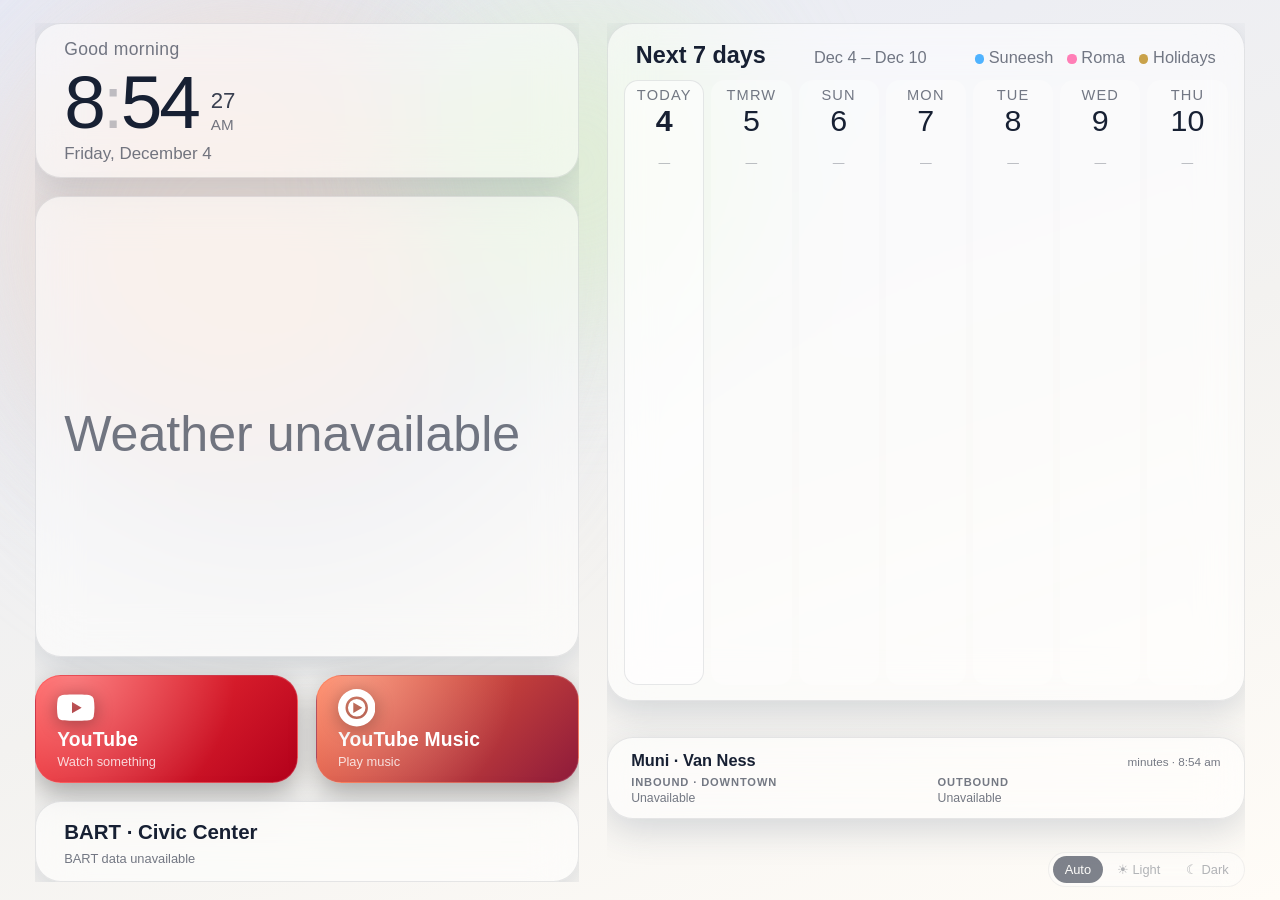
<file: index.html>
<!doctype html>
<html lang="en">
<head>
<meta charset="utf-8">
<meta name="viewport" content="width=device-width,initial-scale=1,viewport-fit=cover">
<meta name="apple-mobile-web-app-capable" content="yes">
<meta name="apple-mobile-web-app-status-bar-style" content="black-translucent">
<title>Home</title>
<style>
:root{--u:min(1vw,1.3vh);--fg:#f2f4f8;--muted:rgba(242,244,248,.62);--glass:rgba(255,255,255,.08);--line:rgba(255,255,255,.14);--chip:rgba(255,255,255,.16);--chipline:rgba(255,255,255,.7);--col:rgba(255,255,255,.04);--coltoday:rgba(255,255,255,.12);--shadow:rgba(0,0,0,.28)}
body.light{--fg:#172033;--muted:rgba(23,32,51,.6);--glass:rgba(255,255,255,.55);--line:rgba(23,32,51,.1);--chip:rgba(23,32,51,.08);--chipline:rgba(23,32,51,.55);--col:rgba(255,255,255,.28);--coltoday:rgba(255,255,255,.6);--shadow:rgba(40,60,90,.18)}
body{transition:color .6s}
*{box-sizing:border-box}
html,body{margin:0;height:100%;overflow:hidden;background:#0a0f1e;color:var(--fg);font-family:-apple-system,"SF Pro Display",Helvetica,Arial,sans-serif;-webkit-user-select:none;user-select:none;-webkit-touch-callout:none}
/* sky */
#sky{position:fixed;inset:0;background:linear-gradient(160deg,var(--c1) 0%,var(--c2) 55%,var(--c3) 100%);transition:background 8s linear;z-index:0}
.orb{position:fixed;border-radius:50%;filter:blur(70px);opacity:.55;transition:opacity .8s;mix-blend-mode:screen;z-index:0;will-change:transform}
#o1{width:calc(48*var(--u));height:calc(48*var(--u));left:-calc(12*var(--u));top:-calc(10*var(--u));background:var(--o1);animation:drift1 38s ease-in-out infinite alternate}
#o2{width:calc(40*var(--u));height:calc(40*var(--u));right:-calc(10*var(--u));bottom:-calc(14*var(--u));background:var(--o2);animation:drift2 46s ease-in-out infinite alternate}
#o3{width:calc(28*var(--u));height:calc(28*var(--u));left:calc(35*var(--u));bottom:-calc(8*var(--u));background:var(--o3);animation:drift3 54s ease-in-out infinite alternate}
@keyframes drift1{to{transform:translate(calc(18*var(--u)),14vh) scale(1.15)}}
@keyframes drift2{to{transform:translate(-calc(16*var(--u)),-18vh) scale(1.1)}}
@keyframes drift3{to{transform:translate(calc(12*var(--u)),-22vh) scale(.9)}}
#stars{position:fixed;inset:0;z-index:0;opacity:0;transition:opacity 6s}
body.light #stars{display:none}
#stars i{position:absolute;width:2px;height:2px;border-radius:50%;background:#fff;animation:twinkle var(--d) ease-in-out infinite alternate}
@keyframes twinkle{from{opacity:.15;transform:scale(.8)}to{opacity:.95;transform:scale(1.2)}}
/* layout */
#app{position:relative;z-index:1;height:100%;height:-webkit-fill-available;display:grid;grid-template-columns:minmax(0,46fr) minmax(0,54fr);grid-template-rows:minmax(0,1fr);gap:calc(2.4*var(--u));padding:2.6vh calc(3*var(--u));padding-top:calc(2.6vh + env(safe-area-inset-top));padding-bottom:calc(2vh + env(safe-area-inset-bottom));padding-left:calc(calc(3*var(--u)) + env(safe-area-inset-left));padding-right:calc(calc(3*var(--u)) + env(safe-area-inset-right));overflow:hidden}
body{height:-webkit-fill-available}
/* Home Screen web app: iPadOS draws its status bar over the page and reports 0 inset in landscape */
body.standalone #app{padding-top:calc(2.6vh + max(env(safe-area-inset-top), 28px))}
@media (orientation:portrait){body.standalone #app{padding-top:calc(2vh + max(env(safe-area-inset-top), 28px))}}
.col{display:flex;flex-direction:column;gap:2vh;min-height:0;overflow:hidden}
#clock,#tiles{flex:0 0 auto}
#app>.col:last-child{padding-bottom:calc(5.4*var(--u))}
.card{background:var(--glass);border:1px solid var(--line);border-radius:calc(2.2*var(--u));-webkit-backdrop-filter:blur(22px) saturate(140%);backdrop-filter:blur(22px) saturate(140%);box-shadow:0 1.2vh 4vh var(--shadow);transition:background .6s,border-color .6s,box-shadow .6s;animation:rise .9s cubic-bezier(.2,.8,.2,1) both}
.card:nth-child(2){animation-delay:.12s}.card:nth-child(3){animation-delay:.24s}
@keyframes rise{from{opacity:0;transform:translateY(3vh)}to{opacity:1;transform:none}}
/* clock */
#clock{padding:1.6vh calc(2.4*var(--u)) 1.5vh}
.greet{font-size:calc(1.5*var(--u));color:var(--muted);letter-spacing:.02em}
.time{font-size:calc(6.4*var(--u));font-weight:200;letter-spacing:-.04em;line-height:1;margin:.6vh 0 0;font-variant-numeric:tabular-nums;display:flex;align-items:flex-end}
.time .side{display:flex;flex-direction:column;justify-content:flex-end;margin-left:calc(1.1*var(--u));padding-bottom:calc(.7*var(--u));letter-spacing:0;font-weight:400}
.time .ss{font-size:calc(1.9*var(--u));color:var(--fg);opacity:.85;line-height:1}
.time .ampm{font-size:calc(1.3*var(--u));color:var(--muted);margin-top:.5vh;line-height:1}
.time .colon{transition:opacity .35s}
.date{font-size:calc(1.45*var(--u));color:var(--muted);margin-top:.4vh}
/* weather */
#wx{padding:2vh calc(2.4*var(--u));flex:1 1 0;min-height:0;overflow:hidden;display:flex;flex-direction:column;justify-content:center}
#wx.tight{justify-content:flex-start}
.wxin{--wxs:1;font-size:calc(1.72vh * var(--wxs));display:flex;flex-direction:column}
.wx-now{display:flex;align-items:center;gap:2em}.wx-now>div:last-child{min-width:0}
.wx-icon{font-size:7em;line-height:1;filter:drop-shadow(0 .6vh 1.6vh rgba(0,0,0,.35));animation:bob 5s ease-in-out infinite}
@keyframes bob{50%{transform:translateY(-.8vh) rotate(-3deg)}}
.wx-temp{font-size:7.5em;font-weight:200;letter-spacing:-.04em;line-height:1}
.wx-desc{font-size:2em;margin-top:.3em}.wx-meta{font-size:1.6em;color:var(--muted);margin-top:.2em}
.wx-days{display:flex;justify-content:space-between;margin-top:1.6em;padding-top:1.3em;border-top:1px solid var(--line)}
.day{text-align:center;font-size:1.65em;color:var(--muted)}.day .i{font-size:1.9em;margin:.2em 0}.day .hi{color:var(--fg);font-weight:600}.day .lo{margin-left:.3em}
/* bart */
#bart{padding:1.9vh calc(2.4*var(--u)) 1.7vh;flex:0 0 auto}
#bart .bh{display:flex;justify-content:space-between;align-items:baseline;margin-bottom:.8vh}
#bart .bh b{font-size:calc(1.75*var(--u));font-weight:600}#bart .bh span{font-size:calc(1.2*var(--u));color:var(--muted)}
#bart .dirs{display:grid;grid-template-columns:minmax(0,1fr) minmax(0,1fr);gap:calc(2*var(--u))}
#bart .dir{min-width:0}
#bart .dir h4{margin:0 0 .7vh;font-size:calc(1.15*var(--u));font-weight:600;letter-spacing:.08em;text-transform:uppercase;color:var(--muted)}
#bart .row{display:flex;align-items:center;gap:calc(.6*var(--u));font-size:calc(1.45*var(--u));line-height:1.35;padding:.35vh 0}
#bart .row i{flex:0 0 calc(.85*var(--u));height:calc(.85*var(--u));border-radius:50%;background:var(--lc)}
#bart .row .dest{flex:1;min-width:0;white-space:nowrap;overflow:hidden;text-overflow:ellipsis}
#bart .row .mins{flex:0 0 auto;font-variant-numeric:tabular-nums;color:var(--muted);white-space:nowrap}
#bart .row .mins b{color:var(--fg);font-weight:600}
#bart .none{font-size:calc(1.1*var(--u));color:var(--muted)}
@media (orientation:portrait){#bart{grid-column:1/-1}#bart .bh b{font-size:calc(2.2*var(--u))}#bart .bh span{font-size:calc(1.6*var(--u))}#bart .dir h4{font-size:calc(1.5*var(--u))}#bart .row{font-size:calc(1.8*var(--u))}#bart .row i{flex-basis:calc(1*var(--u));height:calc(1*var(--u))}#bart .none{font-size:calc(1.6*var(--u))}}
/* tiles */
#tiles{display:grid;grid-template-columns:1fr 1fr;gap:2vh}
.tile{position:relative;display:flex;flex-direction:column;justify-content:flex-end;gap:.3vh;padding:1.5vh calc(1.8*var(--u));min-height:7.5vh;border-radius:calc(2.2*var(--u));color:#fff;text-decoration:none;overflow:hidden;border:1px solid rgba(255,255,255,.18);box-shadow:0 1.2vh 3vh rgba(0,0,0,.3);transition:transform .25s,box-shadow .25s;animation:rise .9s .36s cubic-bezier(.2,.8,.2,1) both}
.tile:active{transform:scale(.96)}
.tile::before{content:"";position:absolute;inset:-40%;background:radial-gradient(circle at 30% 20%,rgba(255,255,255,.35),transparent 45%);animation:sheen 9s linear infinite}
@keyframes sheen{to{transform:rotate(360deg)}}
.tile svg{width:calc(3.2*var(--u));height:calc(3.2*var(--u));fill:#fff;filter:drop-shadow(0 .4vh 1vh rgba(0,0,0,.35))}
.tile .t{font-size:calc(1.65*var(--u));font-weight:600;letter-spacing:.01em}.tile .s{font-size:calc(1.1*var(--u));opacity:.8}
#yt{background:linear-gradient(135deg,#ff3d3d,#b3001b)}#ym{background:linear-gradient(135deg,#ff6a3d,#8e1a3a)}
/* calendar */
#cal{flex:1;overflow:hidden;position:relative;display:flex;flex-direction:column}
#cal .hd{display:flex;justify-content:space-between;align-items:baseline;padding:2vh calc(2.4*var(--u)) 1.2vh}
#cal .hd b{font-size:calc(2*var(--u));font-weight:600}#cal .hd span{font-size:calc(1.4*var(--u));color:var(--muted)}
#days{flex:1;min-height:0;display:grid;grid-template-columns:repeat(7,minmax(0,1fr));gap:calc(.6*var(--u));padding:0 calc(1.4*var(--u)) 1.6vh}
.dcol{display:flex;flex-direction:column;min-height:0;border-radius:calc(1.2*var(--u));padding:.8vh calc(.5*var(--u));background:var(--col)}
.dcol.today{background:var(--coltoday);box-shadow:inset 0 0 0 1px var(--line)}
.dcol .dn{font-size:calc(1.25*var(--u));color:var(--muted);text-align:center;letter-spacing:.08em;text-transform:uppercase}
.dcol .dd{font-size:calc(2.6*var(--u));font-weight:300;text-align:center;line-height:1.15;margin-bottom:.8vh}
.dcol.today .dd{font-weight:600}
.evs{display:flex;flex-direction:column;gap:.5vh;min-height:0;overflow:hidden}
.ev{cursor:pointer;-webkit-tap-highlight-color:transparent;transition:transform .15s,background .2s;background:var(--chip);border-left:calc(.3*var(--u)) solid var(--c,var(--chipline));border-radius:calc(.6*var(--u));padding:.5vh calc(.5*var(--u));font-size:calc(1.15*var(--u));line-height:1.25;overflow:hidden}
.ev .et{display:block;font-size:calc(.95*var(--u));color:var(--muted);font-variant-numeric:tabular-nums}
.ev .es{display:-webkit-box;-webkit-line-clamp:2;-webkit-box-orient:vertical;overflow:hidden;font-weight:500;word-break:break-word}
.ev.allday{background:var(--chip)}
.ev.now{box-shadow:inset 0 0 0 1px var(--c,var(--chipline))}
.ev:active{transform:scale(.95)}
.more{font-size:calc(1*var(--u));color:var(--muted);text-align:center;margin-top:.3vh;cursor:pointer;padding:.4vh 0}
/* event sheet */
#sheet{position:fixed;inset:0;z-index:10;display:flex;align-items:center;justify-content:center;background:rgba(5,8,20,.45);-webkit-backdrop-filter:blur(6px);backdrop-filter:blur(6px);opacity:0;pointer-events:none;transition:opacity .25s}
#sheet.open{opacity:1;pointer-events:auto}
#sheet .box{width:min(560px,calc(82*var(--u)));max-height:78vh;overflow:auto;-webkit-overflow-scrolling:touch;background:var(--glass);border:1px solid var(--line);border-radius:22px;padding:26px 28px;color:var(--fg);-webkit-backdrop-filter:blur(30px) saturate(150%);backdrop-filter:blur(30px) saturate(150%);box-shadow:0 20px 60px rgba(0,0,0,.35);transform:translateY(20px) scale(.97);transition:transform .3s cubic-bezier(.2,.8,.2,1)}
body:not(.light) #sheet .box{background:rgba(20,28,52,.82)}
body.light #sheet .box{background:rgba(255,255,255,.9)}
#sheet.open .box{transform:none}
#sheet h2{margin:0 0 6px;font-size:26px;font-weight:600;line-height:1.2}
#sheet .when{font-size:17px;color:var(--muted)}
#sheet .row{display:flex;gap:10px;margin-top:16px;font-size:16px;line-height:1.4}
#sheet .row b{flex:0 0 22px;text-align:center;opacity:.75;font-weight:400}
#sheet .notes{white-space:pre-wrap;word-break:break-word}
#sheet .notes a{color:inherit}
#sheet .list .item{padding:12px 0;border-top:1px solid var(--line);cursor:pointer}
#sheet .list .item:first-child{border-top:0}
#sheet .list .item .when{font-size:14px}
#sheet .list .item .t{font-size:18px;font-weight:500}
#sheet .close{display:block;margin:22px auto 0;padding:10px 26px;border-radius:30px;border:0;background:var(--fg);color:var(--bgc,#0a0f1e);font:inherit;font-size:16px;font-weight:600;cursor:pointer}
body.light #sheet .close{color:#fff}
.empty{font-size:calc(1*var(--u));color:var(--muted);text-align:center;margin-top:1vh;opacity:.6}
#rightbottom{flex:0 0 auto;margin-top:2vh;display:grid;grid-template-columns:minmax(0,1fr) minmax(0,1fr);gap:calc(2*var(--u))}
#shuttle{padding:1.5vh calc(2*var(--u)) 1.4vh;display:flex;flex-direction:column;justify-content:center}
#shuttle .top{display:flex;align-items:center;gap:calc(.8*var(--u))}
#shuttle .ic{font-size:calc(1.9*var(--u));line-height:1}
#shuttle .body{flex:1;min-width:0;margin-top:.5vh}
#shuttle .t{font-size:calc(1.4*var(--u));font-weight:600;white-space:nowrap;overflow:hidden;text-overflow:ellipsis}#shuttle .sub{color:var(--muted);font-size:calc(1.05*var(--u));white-space:nowrap;overflow:hidden;text-overflow:ellipsis}
#shuttle .times{display:flex;gap:calc(1.2*var(--u));margin-top:.6vh;font-size:calc(1.3*var(--u));color:var(--muted);font-variant-numeric:tabular-nums;flex-wrap:wrap}
#shuttle .times b{color:var(--fg);font-weight:600}#shuttle .times .past{opacity:.4}
#shuttle .next{text-align:right;flex:0 0 auto;margin-left:auto}
#shuttle .next b{display:block;font-size:calc(1.9*var(--u));font-weight:300;line-height:1;font-variant-numeric:tabular-nums}
#shuttle .next span{font-size:calc(.9*var(--u));color:var(--muted);letter-spacing:.06em;text-transform:uppercase}
#muni{padding:1.5vh calc(2*var(--u)) 1.4vh}
#muni .mh{display:flex;justify-content:space-between;align-items:baseline;margin-bottom:.6vh}
#muni .mh b{font-size:calc(1.4*var(--u));font-weight:600}#muni .mh span{font-size:calc(1*var(--u));color:var(--muted)}
#muni .dirs{display:grid;grid-template-columns:1fr 1fr;gap:calc(2*var(--u))}
#muni h4{margin:0 0 .4vh;font-size:calc(.95*var(--u));font-weight:600;letter-spacing:.08em;text-transform:uppercase;color:var(--muted)}
#muni .row{display:flex;align-items:center;gap:calc(.6*var(--u));font-size:calc(1.25*var(--u));padding:.2vh 0;font-variant-numeric:tabular-nums;white-space:nowrap}
#muni .row i{flex:0 0 calc(1.5*var(--u));height:calc(1.5*var(--u));border-radius:calc(.35*var(--u));background:var(--lc);color:#fff;font-size:calc(.95*var(--u));font-weight:700;display:flex;align-items:center;justify-content:center;font-style:normal}
#muni .row .mins{color:var(--muted)}#muni .row .mins b{color:var(--fg);font-weight:600}
#muni .none{font-size:calc(1.05*var(--u));color:var(--muted)}
#cal .hd .legend{display:flex;gap:calc(1.2*var(--u));font-size:calc(1.1*var(--u));color:var(--muted);flex-wrap:wrap;justify-content:flex-end}
#cal .hd .legend i{display:inline-block;width:calc(.8*var(--u));height:calc(.8*var(--u));border-radius:50%;margin-right:calc(.4*var(--u));vertical-align:middle;background:var(--c)}
@media (orientation:portrait){#rightbottom{flex:0 0 auto;margin-top:2vh;display:grid;grid-template-columns:minmax(0,1fr) minmax(0,1fr);gap:calc(2*var(--u))}
#shuttle{padding:1.5vh calc(2*var(--u)) 1.4vh;display:flex;flex-direction:column;justify-content:center}
#shuttle .top{display:flex;align-items:center;gap:calc(.8*var(--u))}
#shuttle .ic{font-size:calc(1.9*var(--u));line-height:1}
#shuttle .body{flex:1;min-width:0;margin-top:.5vh}
#shuttle .t{font-size:calc(1.4*var(--u));font-weight:600;white-space:nowrap;overflow:hidden;text-overflow:ellipsis}#shuttle .sub{color:var(--muted);font-size:calc(1.05*var(--u));white-space:nowrap;overflow:hidden;text-overflow:ellipsis}
#shuttle .times{display:flex;gap:calc(1.2*var(--u));margin-top:.6vh;font-size:calc(1.3*var(--u));color:var(--muted);font-variant-numeric:tabular-nums;flex-wrap:wrap}
#shuttle .times b{color:var(--fg);font-weight:600}#shuttle .times .past{opacity:.4}
#shuttle .next{text-align:right;flex:0 0 auto;margin-left:auto}
#shuttle .next b{display:block;font-size:calc(1.9*var(--u));font-weight:300;line-height:1;font-variant-numeric:tabular-nums}
#shuttle .next span{font-size:calc(.9*var(--u));color:var(--muted);letter-spacing:.06em;text-transform:uppercase}
#muni{padding:1.5vh calc(2*var(--u)) 1.4vh}
#muni .mh{display:flex;justify-content:space-between;align-items:baseline;margin-bottom:.6vh}
#muni .mh b{font-size:calc(1.4*var(--u));font-weight:600}#muni .mh span{font-size:calc(1*var(--u));color:var(--muted)}
#muni .dirs{display:grid;grid-template-columns:1fr 1fr;gap:calc(2*var(--u))}
#muni h4{margin:0 0 .4vh;font-size:calc(.95*var(--u));font-weight:600;letter-spacing:.08em;text-transform:uppercase;color:var(--muted)}
#muni .row{display:flex;align-items:center;gap:calc(.6*var(--u));font-size:calc(1.25*var(--u));padding:.2vh 0;font-variant-numeric:tabular-nums;white-space:nowrap}
#muni .row i{flex:0 0 calc(1.5*var(--u));height:calc(1.5*var(--u));border-radius:calc(.35*var(--u));background:var(--lc);color:#fff;font-size:calc(.95*var(--u));font-weight:700;display:flex;align-items:center;justify-content:center;font-style:normal}
#muni .row .mins{color:var(--muted)}#muni .row .mins b{color:var(--fg);font-weight:600}
#muni .none{font-size:calc(1.05*var(--u));color:var(--muted)}
#cal .hd .legend{font-size:calc(1.6*var(--u))}#cal .hd .legend i{width:calc(1.2*var(--u));height:calc(1.2*var(--u))}}
#sheet .who{display:inline-block;font-size:14px;padding:3px 10px;border-radius:12px;margin-bottom:10px;color:#fff;background:var(--c,#888)}
/* portrait: stack everything */
@media (orientation:portrait){
 #app{grid-template-columns:minmax(0,1fr);grid-template-rows:auto minmax(0,1fr);gap:2vh;padding:2vh calc(4*var(--u));padding-top:calc(2vh + env(safe-area-inset-top));padding-bottom:calc(1vh + calc(5.6*var(--u)) + env(safe-area-inset-bottom))}
 .col:first-child{display:grid;grid-template-columns:1fr 1fr;grid-template-rows:auto auto;gap:2vh}
 #clock{grid-column:1}#wx{grid-column:2;grid-row:1}#tiles,#bart{grid-column:1/-1}
 .time{font-size:calc(8.4*var(--u))}.greet,.date{font-size:calc(2.2*var(--u))}.time .ss{font-size:calc(2.6*var(--u))}.time .ampm{font-size:calc(1.9*var(--u))}
 #app>.col:last-child{padding-bottom:0}
 .wxin{font-size:calc(1.6vw * var(--wxs))}
 .tile{min-height:11vh}.tile .t{font-size:calc(2.8*var(--u))}.tile .s{font-size:calc(1.8*var(--u))}.tile svg{width:calc(5.5*var(--u));height:calc(5.5*var(--u))}
 #cal .hd b{font-size:calc(2.8*var(--u))}#cal .hd span{font-size:calc(1.9*var(--u))}
 .dcol .dn{font-size:calc(1.7*var(--u))}.dcol .dd{font-size:calc(3.6*var(--u))}.ev{font-size:calc(1.65*var(--u))}.ev .et{font-size:calc(1.35*var(--u))}.more,.empty{font-size:calc(1.5*var(--u))}
}
.dim #app{filter:brightness(.72)}
/* night screen: near-black with a dim clock; backlight follows auto-brightness in a dark room */
#night{position:fixed;inset:0;z-index:20;background:#000;display:flex;align-items:center;justify-content:center;flex-direction:column;opacity:0;pointer-events:none;transition:opacity 2s}
#night.on{opacity:1;pointer-events:auto}
#night .nt{font-size:calc(14*var(--u));font-weight:200;letter-spacing:-.04em;line-height:1;color:rgba(255,255,255,.22);font-variant-numeric:tabular-nums}
#night .nd{font-size:calc(2.2*var(--u));color:rgba(255,255,255,.14);margin-top:1.5vh;letter-spacing:.06em}
#night .nx{position:absolute;bottom:4vh;font-size:calc(1.3*var(--u));color:rgba(255,255,255,.1)}
body.light .orb{opacity:.7;mix-blend-mode:normal}
/* mode toggle */
#mode{position:fixed;right:calc(calc(3*var(--u)) + env(safe-area-inset-right));bottom:calc(1.4vh + env(safe-area-inset-bottom));z-index:5;display:flex;gap:calc(.2*var(--u));padding:calc(.3*var(--u));border-radius:calc(3*var(--u));background:var(--glass);border:1px solid var(--line);-webkit-backdrop-filter:blur(16px);backdrop-filter:blur(16px);opacity:.55;transition:opacity .3s}
#mode:hover,#mode:active{opacity:1}
#mode button{appearance:none;-webkit-appearance:none;border:0;background:transparent;color:var(--fg);font:inherit;font-size:calc(1.1*var(--u));padding:calc(.5*var(--u)) calc(1*var(--u));border-radius:calc(3*var(--u));opacity:.6;cursor:pointer}
#mode button.on{background:var(--fg);color:#fff;opacity:1}
body.light #mode button.on{color:#fff}
body:not(.light) #mode button.on{color:#0a0f1e}
@media (orientation:portrait){#mode{right:calc(calc(4*var(--u)) + env(safe-area-inset-right))}#mode button{font-size:calc(1.6*var(--u));padding:calc(.8*var(--u)) calc(1.5*var(--u))}}
</style>
</head>
<body>
<div id="sky"></div><div class="orb" id="o1"></div><div class="orb" id="o2"></div><div class="orb" id="o3"></div><div id="stars"></div>
<div id="app">
  <div class="col">
    <div class="card" id="clock">
      <div class="greet" id="greet">Hello</div>
      <div class="time"><span id="hh">--</span><span class="colon" id="dot">:</span><span id="mm">--</span><span class="side"><span class="ss" id="ss">--</span><span class="ampm" id="ampm"></span></span></div>
      <div class="date" id="date"></div>
    </div>
    <div class="card" id="wx"><div class="wxin"><div class="wx-desc" style="color:var(--muted)">Loading weather…</div></div></div>
    <div id="tiles">
      <a class="tile" id="yt" href="https://www.youtube.com/?app=desktop" rel="noopener">
        <svg viewBox="0 0 24 24"><path d="M23.5 6.2a3 3 0 0 0-2.1-2.1C19.5 3.6 12 3.6 12 3.6s-7.5 0-9.4.5A3 3 0 0 0 .5 6.2 31 31 0 0 0 0 12a31 31 0 0 0 .5 5.8 3 3 0 0 0 2.1 2.1c1.9.5 9.4.5 9.4.5s7.5 0 9.4-.5a3 3 0 0 0 2.1-2.1A31 31 0 0 0 24 12a31 31 0 0 0-.5-5.8zM9.6 15.6V8.4l6.2 3.6-6.2 3.6z"/></svg>
        <div class="t">YouTube</div><div class="s">Watch something</div></a>
      <a class="tile" id="ym" href="https://music.youtube.com" rel="noopener">
        <svg viewBox="0 0 24 24"><path d="M12 0a12 12 0 1 0 0 24 12 12 0 0 0 0-24zm0 4.8a7.2 7.2 0 1 1 0 14.4 7.2 7.2 0 0 1 0-14.4zm0 1.6a5.6 5.6 0 1 0 0 11.2 5.6 5.6 0 0 0 0-11.2zM9.8 8.6l5.8 3.4-5.8 3.4V8.6z"/></svg>
        <div class="t">YouTube Music</div><div class="s">Play music</div></a>
    </div>
    <div class="card" id="bart"><div class="bh"><b>BART · Civic Center</b><span id="bart-upd">loading…</span></div><div class="dirs" id="bart-dirs"></div></div>
  </div>
  <div class="col">
    <div class="card" id="cal">
      <div class="hd"><b>Next 7 days</b><span id="week"></span><span class="legend" id="legend"></span></div>
      <div id="days"></div>
    </div>
    <div id="rightbottom">
      <div class="card" id="shuttle"></div>
      <div class="card" id="muni"><div class="mh"><b>Muni · Van Ness</b><span id="muni-upd">loading…</span></div><div class="dirs" id="muni-dirs"></div></div>
    </div>
  </div>
</div>
<div id="night"><div class="nt" id="ntime">--:--</div><div class="nd" id="ndate"></div><div class="nx">tap to wake</div></div>
<div id="sheet"><div class="box" id="sheetbox"></div></div>
<div id="mode"><button data-m="auto">Auto</button><button data-m="light">☀︎ Light</button><button data-m="dark">☾ Dark</button></div>
<script>if(navigator.standalone||matchMedia('(display-mode: standalone)').matches||/standalone/.test(location.search))document.body.classList.add('standalone')</script>
<script>(function(){var m=location.search.match(/[?&]vh=(\d+)/);if(m){var h=m[1]+'px',st=document.createElement('style');st.textContent='html,body,#app{height:'+h+' !important;min-height:'+h+'}';document.head.appendChild(st)}})()</script>
<script src="./vendor/ical.min.js"></script>
<script>
// ---- settings ----
var CAL_INDEX='./calendars/index.json'; // feeds synced every 20 min by .github/workflows/sync-calendar.yml from the CAL_FEEDS secret
var MAX_EVENTS=5; // per day before "+N more"
var TZ='America/Los_Angeles', LAT=37.7749, LON=-122.4194;
var DIM_FROM=22, DIM_TO=6; // soften colors between these hours
var NIGHT_FROM=23, NIGHT_TO=6; // near-black night screen between these hours; tap wakes it for a minute
var awakeUntil=0;

// ---- calendar (ICS file in this repo, rendered as a 7-day view) ----
function ymd(d){return fmt(d,{year:'numeric',month:'2-digit',day:'2-digit'})} // local date key in TZ
function dayStart(d){var p=ymd(d).split('/');return new Date(p[2]+'-'+p[0]+'-'+p[1]+'T00:00:00')}
function esc(t){return String(t).replace(/[&<>]/g,function(c){return{'&':'&amp;','<':'&lt;','>':'&gt;'}[c]})}
var EVS=[],DAYS=[];
function renderCal(events){
 var now=new Date(),days=[],i,h=''; EVS=[];DAYS=[];
 for(i=0;i<7;i++){var d=new Date(now);d.setDate(now.getDate()+i);days.push({key:ymd(d),date:d,evs:[]})}
 events.forEach(function(e){days.forEach(function(d){
  if(e.allDay){ if(e.dayKeys.indexOf(d.key)>=0) d.evs.push(e) }
  else if(ymd(e.start)===d.key) d.evs.push(e) })});
 days.forEach(function(d,i){
  d.evs.sort(function(a,b){return (a.allDay?-1:a.start-0)-(b.allDay?-1:b.start-0)});
  h+='<div class="dcol'+(i===0?' today':'')+'"><div class="dn">'+(i===0?'Today':i===1?'Tmrw':fmt(d.date,{weekday:'short'}))+'</div><div class="dd">'+fmt(d.date,{day:'numeric'})+'</div><div class="evs">';
  if(!d.evs.length) h+='<div class="empty">—</div>';
  d.evs.slice(0,MAX_EVENTS).forEach(function(e){
   var live=!e.allDay&&e.start<=now&&e.end>now; EVS.push(e);
   h+='<div data-ev="'+(EVS.length-1)+'" class="ev'+(e.allDay?' allday':'')+(live?' now':'')+'" style="--c:'+e.color+'">'+(e.allDay?'':'<span class="et">'+fmt(e.start,{hour:'numeric',minute:'2-digit'}).replace(/:00/,'').replace(' ','').toLowerCase()+'</span>')+'<span class="es">'+esc(e.title)+'</span></div>'});
  if(d.evs.length>MAX_EVENTS){DAYS.push(d);h+='<div class="more" data-day="'+(DAYS.length-1)+'">+'+(d.evs.length-MAX_EVENTS)+' more</div>'}
  h+='</div></div>'});
 document.getElementById('days').innerHTML=h;
}
function parseFeed(txt,cal,from,to,out){
  var comp=new ICAL.Component(ICAL.parse(txt));
  comp.getAllSubcomponents('vevent').forEach(function(v){
   var ev=new ICAL.Event(v); if(!ev.startDate) return;
   function push(st,en){ var s=st.toJSDate(),e=en?en.toJSDate():new Date(s.getTime()+3600000);
    if(e<from||s>to) return;
    var allDay=st.isDate, keys=[];
    if(allDay){ var nd=en?Math.max(1,Math.round((Date.UTC(en.year,en.month-1,en.day)-Date.UTC(st.year,st.month-1,st.day))/86400000)):1;
     for(var k=0;k<nd;k++){var u=new Date(Date.UTC(st.year,st.month-1,st.day+k));keys.push(('0'+(u.getUTCMonth()+1)).slice(-2)+'/'+('0'+u.getUTCDate()).slice(-2)+'/'+u.getUTCFullYear())}}
    out.push({title:ev.summary||'(untitled)',start:s,end:e,allDay:allDay,dayKeys:keys,loc:ev.location||'',notes:ev.description||'',cal:cal.name,color:cal.color}) }
   if(ev.isRecurring()){ var it=ev.iterator(),n,c=0; while((n=it.next())&&c++<2000){ var d=n.toJSDate(); if(d>to) break; if(d<from&&!ev.duration) continue; var occ=ev.getOccurrenceDetails(n); push(occ.startDate,occ.endDate) } }
   else push(ev.startDate,ev.endDate);
  });
}
function loadCal(){
 var from=new Date();from.setDate(from.getDate()-1);var to=new Date();to.setDate(to.getDate()+8);
 fetch(CAL_INDEX+'?t='+Date.now()).then(function(r){return r.json()}).then(function(cals){
  var seen={},uniq=cals.filter(function(c){if(seen[c.name])return false;seen[c.name]=1;return true});
  document.getElementById('legend').innerHTML=uniq.length>1?uniq.map(function(c){return '<span style="--c:'+c.color+'"><i></i>'+esc(c.name)+'</span>'}).join(''):'';
  return Promise.all(cals.map(function(c){return fetch('./calendars/'+c.file+'?t='+Date.now()).then(function(r){return r.text()}).then(function(t){return {cal:c,txt:t}}).catch(function(){return null})}))
 }).then(function(feeds){
  var out=[]; feeds.forEach(function(f){ if(!f) return; try{parseFeed(f.txt,f.cal,from,to,out)}catch(e){console.warn('bad feed',f.cal.name,e)} });
  renderCal(out);
 }).catch(function(e){document.getElementById('days').innerHTML='<div class="empty" style="grid-column:1/-1">Calendar unavailable</div>'});
}
loadCal();setInterval(loadCal,10*60*1000);
// ---- event details sheet ----
function linkify(t){return esc(t).replace(/(https?:\/\/[^\s<]+)/g,'<a href="$1">$1</a>')}
function whenText(e){
 if(e.allDay){var n=e.dayKeys.length;return 'All day'+(n>1?' · '+n+' days':'')}
 var same=ymd(e.start)===ymd(e.end), t=function(d){return fmt(d,{hour:'numeric',minute:'2-digit'})};
 return fmt(e.start,{weekday:'long',month:'short',day:'numeric'})+' · '+t(e.start)+' – '+(same?t(e.end):fmt(e.end,{month:'short',day:'numeric'})+' '+t(e.end))}
function openSheet(html){document.getElementById('sheetbox').innerHTML=html+'<button class="close" data-close>Close</button>';document.getElementById('sheet').classList.add('open');clearTimeout(window._sheetT);window._sheetT=setTimeout(closeSheet,60000)}
function closeSheet(){document.getElementById('sheet').classList.remove('open')}
function showEvent(e){
 var dateLine=e.allDay?fmt(new Date(Date.UTC(+e.dayKeys[0].slice(6),+e.dayKeys[0].slice(0,2)-1,+e.dayKeys[0].slice(3,5),12)),{weekday:'long',month:'long',day:'numeric'}):'';
 var h=(e.cal?'<span class="who" style="--c:'+e.color+'">'+esc(e.cal)+'</span>':'')+'<h2>'+esc(e.title)+'</h2><div class="when">'+(dateLine?dateLine+' · ':'')+whenText(e)+'</div>';
 if(e.loc) h+='<div class="row"><b>📍</b><div>'+linkify(e.loc)+'</div></div>';
 if(e.notes) h+='<div class="row"><b>📝</b><div class="notes">'+linkify(e.notes)+'</div></div>';
 openSheet(h)}
document.getElementById('days').addEventListener('click',function(ev){
 var t=ev.target.closest('[data-ev]'); if(t){showEvent(EVS[+t.getAttribute('data-ev')]);return}
 var m=ev.target.closest('[data-day]'); if(m){var d=DAYS[+m.getAttribute('data-day')],h='<h2>'+fmt(d.date,{weekday:'long',month:'long',day:'numeric'})+'</h2><div class="list">';
  d.evs.forEach(function(e,i){h+='<div class="item" data-li="'+i+'"><div class="when">'+(e.allDay?'All day':fmt(e.start,{hour:'numeric',minute:'2-digit'}))+'</div><div class="t">'+esc(e.title)+'</div></div>'});
  openSheet(h+'</div>');window._listDay=d}});
document.getElementById('sheet').addEventListener('click',function(ev){
 var li=ev.target.closest('[data-li]'); if(li&&window._listDay){showEvent(window._listDay.evs[+li.getAttribute('data-li')]);return}
 if(ev.target.id==='sheet'||ev.target.hasAttribute('data-close')) closeSheet()});

// ---- clock, greeting, sky ----
var SKYS={dark:{ // hour -> [c1,c2,c3,o1,o2,o3]
 night:['#070b1a','#0d1530','#141b3d','#2b3a8f','#4b1f7a','#0e6b7a'],
 dawn:['#120f2e','#2e1a45','#4a2340','#7a3f6b','#3d2a73','#8a5a3a'],
 day:['#0b1630','#122447','#1a3260','#2a5aa8','#3a2f80','#13706e'],
 dusk:['#140f2c','#331a44','#512238','#8a3d5a','#47307f','#8a4a2e']},
 light:{
 night:['#c9d3ea','#dfe6f5','#eef2fb','#b9c8f2','#d9c4ee','#bfe3ea'],
 dawn:['#f5dfe6','#fbe9d6','#fff6ea','#ffc9b3','#e3c8f2','#ffe2a8'],
 day:['#dff0ff','#eef7ff','#ffffff','#bfe4ff','#fff0c2','#c8f5e3'],
 dusk:['#f6e3ea','#ffe8d8','#fff3e6','#ffcdb8','#e2caf4','#ffe0b0']}};
var SKY=SKYS.dark;
// ---- light / dark mode ----
var MODE=(location.search.match(/mode=(auto|light|dark)/)||[])[1]||localStorage.getItem('mode')||'auto';
function isLightNow(h){return h>=7&&h<19}
function applyMode(h){var light=MODE==='light'||(MODE==='auto'&&isLightNow(h));document.body.classList.toggle('light',light);SKY=light?SKYS.light:SKYS.dark;
 var b=document.querySelectorAll('#mode button');for(var i=0;i<b.length;i++)b[i].classList.toggle('on',b[i].getAttribute('data-m')===MODE)}
document.getElementById('mode').addEventListener('click',function(e){var t=e.target.closest('button');if(!t)return;MODE=t.getAttribute('data-m');localStorage.setItem('mode',MODE);lastHour=-1;tick()});
function mix(a,b,t){var p=function(h){return[parseInt(h.slice(1,3),16),parseInt(h.slice(3,5),16),parseInt(h.slice(5,7),16)]},x=p(a),y=p(b);return'rgb('+x.map(function(v,i){return Math.round(v+(y[i]-v)*t)}).join(',')+')'}
function palette(h){ // smooth blend by hour (fractional)
 var k=[[0,'night'],[5,'night'],[7,'dawn'],[10,'day'],[16,'day'],[19,'dusk'],[21,'night'],[24,'night']];
 for(var i=0;i<k.length-1;i++) if(h>=k[i][0]&&h<k[i+1][0]){var t=(h-k[i][0])/(k[i+1][0]-k[i][0]);return SKY[k[i][1]].map(function(c,j){return mix(c,SKY[k[i+1][1]][j],t)})}
 return SKY.night}
function fmt(d,o){return new Intl.DateTimeFormat('en-US',Object.assign({timeZone:TZ},o)).format(d)}
var lastHour=-1;
function tick(){
 var d=new Date();
 var parts={};new Intl.DateTimeFormat('en-US',{timeZone:TZ,hour:'numeric',minute:'2-digit',second:'2-digit',hour12:false}).formatToParts(d).forEach(function(x){parts[x.type]=x.value});
 var h=+parts.hour%24, m=('0'+parts.minute).slice(-2), s=('0'+parts.second).slice(-2);
 var fh=location.search.match(/[?&]hour=(\d+)/); if(fh) h=+fh[1]%24;
 var h12=((h+11)%12)+1;
 document.getElementById('hh').textContent=h12;document.getElementById('mm').textContent=m;
 document.getElementById('ss').textContent=s;
 document.getElementById('ampm').textContent=h<12?'AM':'PM';
 document.getElementById('dot').style.opacity=(d.getSeconds()%2)?.25:1;
 if(h!==lastHour){ lastHour=h; applyMode(h);
  document.getElementById('date').textContent=fmt(d,{weekday:'long',month:'long',day:'numeric'});
  document.getElementById('greet').textContent=h<5?'Good night':h<12?'Good morning':h<17?'Good afternoon':h<22?'Good evening':'Good night';
  var wkEnd=new Date(d);wkEnd.setDate(d.getDate()+6);
  document.getElementById('week').textContent=fmt(d,{month:'short',day:'numeric'})+' – '+fmt(wkEnd,{month:'short',day:'numeric'});
  var dim=(h>=DIM_FROM||h<DIM_TO);document.body.classList.toggle('dim',dim);
 }
 var night=(h>=NIGHT_FROM||h<NIGHT_TO)&&Date.now()>awakeUntil;
 document.getElementById('night').classList.toggle('on',night);
 if(night){document.getElementById('ntime').textContent=h12+':'+m;document.getElementById('ndate').textContent=fmt(d,{weekday:'long',month:'long',day:'numeric'})}
 var p=palette(h+d.getMinutes()/60),r=document.documentElement.style;
 ['--c1','--c2','--c3','--o1','--o2','--o3'].forEach(function(v,i){r.setProperty(v,p[i])});
 document.getElementById('stars').style.opacity=(h>=20||h<6)?1:0;
}
(function stars(){var w=document.getElementById('stars'),f='';for(var i=0;i<90;i++)f+='<i style="left:'+Math.random()*100+'%;top:'+Math.random()*100+'%;--d:'+(2+Math.random()*4)+'s;animation-delay:-'+Math.random()*5+'s;width:'+(1+Math.random()*2)+'px;height:'+(1+Math.random()*2)+'px"></i>';w.innerHTML=f})();
document.getElementById('night').addEventListener('click',function(){awakeUntil=Date.now()+60*1000;tick()});
tick();setInterval(tick,1000);

// ---- Apple shuttle (Suneesh) — timetable, no public feed exists ----
var SHUTTLE={name:'Apple shuttle',who:'Suneesh',stop:'Van Ness & Market',
 to:  [],   // AM pickups toward Apple Park, e.g. ['7:10','7:40']  — from Suneesh's Apple Commute app
 back:[],   // PM returns to SF,             e.g. ['5:15','5:45']
 days:[1,2,3,4,5]};                            // Mon–Fri
function shuttle(){
 if(!SHUTTLE.to.length&&!SHUTTLE.back.length){document.getElementById('shuttle').style.display='none';document.getElementById('rightbottom').style.gridTemplateColumns='minmax(0,1fr)';return}
 var d=new Date(),parts={};new Intl.DateTimeFormat('en-US',{timeZone:TZ,weekday:'short',hour:'numeric',minute:'2-digit',hour12:false}).formatToParts(d).forEach(function(x){parts[x.type]=x.value});
 var nowM=(+parts.hour%24)*60+(+parts.minute),dow={Sun:0,Mon:1,Tue:2,Wed:3,Thu:4,Fri:5,Sat:6}[parts.weekday];
 var fh=location.search.match(/[?&]hour=(\d+)/);if(fh){nowM=(+fh[1]%24)*60+(+parts.minute)}
 function mins(t,pm){var a=t.split(':'),h=+a[0];if(pm&&h<12)h+=12;return h*60+(+a[1])}
 var isWeekday=SHUTTLE.days.indexOf(dow)>=0, morning=nowM<12*60+30;
 var list=morning?SHUTTLE.to:SHUTTLE.back, pm=!morning, label=morning?'to Apple Park':'back to SF';
 var upcoming=list.map(function(t){return {t:t,m:mins(t,pm)}}),nxt=null;
 if(isWeekday)for(var i=0;i<upcoming.length;i++)if(upcoming[i].m>=nowM){nxt=upcoming[i];break}
 var nx='';
 if(!isWeekday)nx='<b>—</b><span>no service today</span>';
 else if(nxt){var dm=nxt.m-nowM;nx='<b>'+(dm>=60?Math.floor(dm/60)+'h '+(dm%60)+'m':dm+' min')+'</b><span>next pickup</span>'}
 else nx='<b>—</b><span>done for today</span>';
 var h='<div class="top"><div class="ic">🚌</div><div class="t">'+SHUTTLE.name+'</div><div class="next">'+nx+'</div></div><div class="body"><div class="sub">'+SHUTTLE.who+' · '+SHUTTLE.stop+' · '+label+'</div><div class="times">';
 upcoming.forEach(function(u){var past=isWeekday&&u.m<nowM;h+='<span class="'+(past?'past':'')+'">'+(nxt&&u.m===nxt.m?'<b>'+u.t+'</b>':u.t)+'</span>'});
 document.getElementById('shuttle').innerHTML=h+'</div></div>';
}
shuttle();setInterval(shuttle,30*1000);

// ---- Muni Metro at Van Ness (511.org real-time; token is rate-limited to 60 req/h, we use ~40) ----
var MUNI_KEY='38796f08-eead-401a-b7a2-619ddcc631f0', MUNI_STOPS={'Inbound · Downtown':'15419','Outbound':'16996'};
var MUNI_COLORS={J:'#d79a2a',K:'#4e8fc7',L:'#8d5bb3',M:'#3c9b58',N:'#2f5fa8',T:'#c1322e',S:'#777'};
function muni(){
 var names=Object.keys(MUNI_STOPS);
 Promise.all(names.map(function(n){return fetch('https://api.511.org/transit/StopMonitoring?api_key='+MUNI_KEY+'&agency=SF&stopcode='+MUNI_STOPS[n]+'&format=json').then(function(r){return r.text()}).then(function(t){return JSON.parse(t.replace(/^\uFEFF/,''))}).catch(function(){return null})}))
 .then(function(res){
  var now=Date.now(),h='';
  res.forEach(function(j,i){
   h+='<div><h4>'+names[i]+'</h4>';
   if(!j){h+='<div class="none">Unavailable</div></div>';return}
   var vis=j.ServiceDelivery.StopMonitoringDelivery.MonitoredStopVisit||[],by={};
   vis.forEach(function(v){var m=v.MonitoredVehicleJourney,c=m.MonitoredCall,t=c.ExpectedArrivalTime||c.AimedArrivalTime;if(!t)return;var mins=Math.max(0,Math.round((new Date(t)-now)/60000));(by[m.LineRef]=by[m.LineRef]||[]).push(mins)});
   var lines=Object.keys(by).map(function(l){return {l:l,m:by[l].sort(function(a,b){return a-b}).slice(0,2)}}).sort(function(a,b){return a.m[0]-b.m[0]}).slice(0,4);
   if(!lines.length)h+='<div class="none">No trains</div>';
   lines.forEach(function(x){h+='<div class="row" style="--lc:'+(MUNI_COLORS[x.l]||'#888')+'"><i>'+esc(x.l)+'</i><span class="mins">'+x.m.map(function(m,k){return k===0?'<b>'+(m===0?'Now':m)+'</b>':m}).join(' · ')+'</span></div>'});
   h+='</div>'});
  document.getElementById('muni-dirs').innerHTML=h;
  document.getElementById('muni-upd').textContent='minutes · '+fmt(new Date(),{hour:'numeric',minute:'2-digit'}).toLowerCase();
 });
}
muni();setInterval(muni,3*60*1000);

// ---- BART departures (public feed, no key needed beyond BART's published one) ----
var BART_STATION='CIVC', BART_KEY='MW9S-E7SL-26DU-VV8V', LINE={RED:'#e8373d',YELLOW:'#f5c400',BLUE:'#2f8bff',GREEN:'#3cb54a',ORANGE:'#ff8a00',PURPLE:'#9b59ff',WHITE:'#dddddd'};
function bart(){
 fetch('https://api.bart.gov/api/etd.aspx?cmd=etd&orig='+BART_STATION+'&key='+BART_KEY+'&json=y').then(function(r){return r.json()}).then(function(j){
  var st=j.root.station[0],dirs={North:[],South:[]};
  (st.etd||[]).forEach(function(e){var est=e.estimate.filter(function(x){return x.minutes!=='0'||true}).slice(0,3);if(!est.length)return;
   var mins=est.map(function(x){return x.minutes==='Leaving'?0:+x.minutes}),dir=est[0].direction==='North'?'North':'South';
   dirs[dir].push({dest:e.destination,color:LINE[(est[0].color||'').toUpperCase()]||'#aaa',mins:mins,first:Math.min.apply(null,mins)})});
  function col(title,list){list.sort(function(a,b){return a.first-b.first});var h='<div class="dir"><h4>'+title+'</h4>';
   if(!list.length)h+='<div class="none">No trains</div>';
   list.slice(0,3).forEach(function(d){h+='<div class="row" style="--lc:'+d.color+'"><i></i><span class="dest">'+esc(d.dest)+'</span><span class="mins">'+d.mins.map(function(m,i){return (i===0?'<b>':'')+(m===0?'Now':m)+(i===0?'</b>':'')}).join(' · ')+'</span></div>'});
   return h+'</div>'}
  document.getElementById('bart-dirs').innerHTML=col('Northbound',dirs.North)+col('Southbound',dirs.South);
  document.getElementById('bart-upd').textContent='minutes · updated '+(j.root.time||'').replace(/:\d\d (AM|PM) \w+$/,' $1').toLowerCase();
  fitSoon();
 }).catch(function(){document.getElementById('bart-dirs').innerHTML='<div class="none">BART data unavailable</div>';document.getElementById('bart-upd').textContent=''});
}
bart();setInterval(bart,60*1000);

// ---- weather (Open-Meteo, no key) ----
var W={0:['☀️','Clear'],1:['🌤\ufe0f','Mostly clear'],2:['⛅','Partly cloudy'],3:['☁️','Overcast'],45:['🌫\ufe0f','Fog'],48:['🌫\ufe0f','Fog'],51:['🌦\ufe0f','Light drizzle'],53:['🌦\ufe0f','Drizzle'],55:['🌧\ufe0f','Heavy drizzle'],61:['🌧\ufe0f','Light rain'],63:['🌧\ufe0f','Rain'],65:['🌧\ufe0f','Heavy rain'],66:['🌧\ufe0f','Freezing rain'],67:['🌧\ufe0f','Freezing rain'],71:['🌨\ufe0f','Light snow'],73:['🌨\ufe0f','Snow'],75:['❄️','Heavy snow'],77:['🌨\ufe0f','Snow grains'],80:['🌦\ufe0f','Showers'],81:['🌧\ufe0f','Showers'],82:['⛈\ufe0f','Heavy showers'],85:['🌨\ufe0f','Snow showers'],86:['❄️','Snow showers'],95:['⛈\ufe0f','Thunderstorm'],96:['⛈\ufe0f','Thunderstorm'],99:['⛈\ufe0f','Thunderstorm']};
function wx(c,night){var x=W[c]||['🌡\ufe0f','—'];if(night&&(c===0||c===1))return['🌙',x[1]];return x}
function weather(){
 var u='https://api.open-meteo.com/v1/forecast?latitude='+LAT+'&longitude='+LON+'&current=temperature_2m,weather_code,wind_speed_10m,relative_humidity_2m,is_day&daily=temperature_2m_max,temperature_2m_min,weather_code&temperature_unit=fahrenheit&wind_speed_unit=mph&timezone='+encodeURIComponent(TZ)+'&forecast_days=5';
 fetch(u).then(function(r){return r.json()}).then(function(d){
  var c=d.current,x=wx(c.weather_code,!c.is_day),h='';
  h+='<div class="wx-now"><div class="wx-icon">'+x[0]+'</div><div><div class="wx-temp">'+Math.round(c.temperature_2m)+'°</div><div class="wx-desc">'+x[1]+' · San Francisco</div><div class="wx-meta">H '+Math.round(d.daily.temperature_2m_max[0])+'° L '+Math.round(d.daily.temperature_2m_min[0])+'° · '+Math.round(c.wind_speed_10m)+' mph · '+c.relative_humidity_2m+'%</div></div></div><div class="wx-days">';
  for(var i=1;i<d.daily.time.length;i++){var dt=new Date(d.daily.time[i]+'T12:00:00'),y=wx(d.daily.weather_code[i]);
   h+='<div class="day"><div>'+dt.toLocaleDateString('en-US',{weekday:'short'})+'</div><div class="i">'+y[0]+'</div><span class="hi">'+Math.round(d.daily.temperature_2m_max[i])+'°</span><span class="lo">'+Math.round(d.daily.temperature_2m_min[i])+'°</span></div>'}
  document.querySelector('#wx .wxin').innerHTML=h+'</div>'; fitWx(); setTimeout(fitWx,400); setTimeout(fitWx,2000);
 }).catch(function(){document.querySelector('#wx .wxin').innerHTML='<div class="wx-desc" style="color:var(--muted)">Weather unavailable</div>'});
}
// shrink the weather contents until they fit the card (runs after load, on resize and rotation)
function fitWx(){var card=document.getElementById('wx'),inner=card.querySelector('.wxin'),cs=getComputedStyle(card);
 var availH=card.clientHeight-parseFloat(cs.paddingTop)-parseFloat(cs.paddingBottom),availW=card.clientWidth-parseFloat(cs.paddingLeft)-parseFloat(cs.paddingRight);
 function fits(v){inner.style.setProperty('--wxs',v);return inner.scrollHeight<=availH&&inner.scrollWidth<=availW+1}
 var lo=.3,hi=1.8; for(var k=0;k<12;k++){var mid=(lo+hi)/2; if(fits(mid))lo=mid; else hi=mid}
 inner.style.setProperty('--wxs',(lo*.9).toFixed(3)); card.classList.toggle('tight',!fits(lo*.9));
 if(window.FIT_DEBUG)console.log('fitWx t='+Math.round(performance.now())+' availH='+availH+' availW='+availW+' sc='+lo.toFixed(3));}
window.FIT_DEBUG=/debug/.test(location.search);var fitT;function fitSoon(){clearTimeout(fitT);fitT=setTimeout(fitWx,120)}
window.addEventListener('resize',fitSoon);window.addEventListener('orientationchange',fitSoon);
if(window.ResizeObserver){new ResizeObserver(fitSoon).observe(document.getElementById('wx'))}
if(document.fonts&&document.fonts.ready)document.fonts.ready.then(fitSoon);setTimeout(fitWx,3000);setTimeout(fitWx,8000);
weather();setInterval(weather,15*60*1000);
// self-update: compare the live page to the one we loaded; reload when it changes (and nightly at 4 AM)
var PAGE_SRC=null;
function fetchSelf(){return fetch(location.pathname+'?v='+Date.now(),{cache:'no-store'}).then(function(r){return r.ok?r.text():null})}
fetchSelf().then(function(t){PAGE_SRC=t});
setInterval(function(){fetchSelf().then(function(t){if(t&&PAGE_SRC&&t!==PAGE_SRC&&!document.getElementById('sheet').classList.contains('open'))location.reload()})},10*60*1000);
setInterval(function(){var h=new Date().getHours();if(h===4)location.reload()},60*60*1000);
</script>
</body>
</html>
</file>
